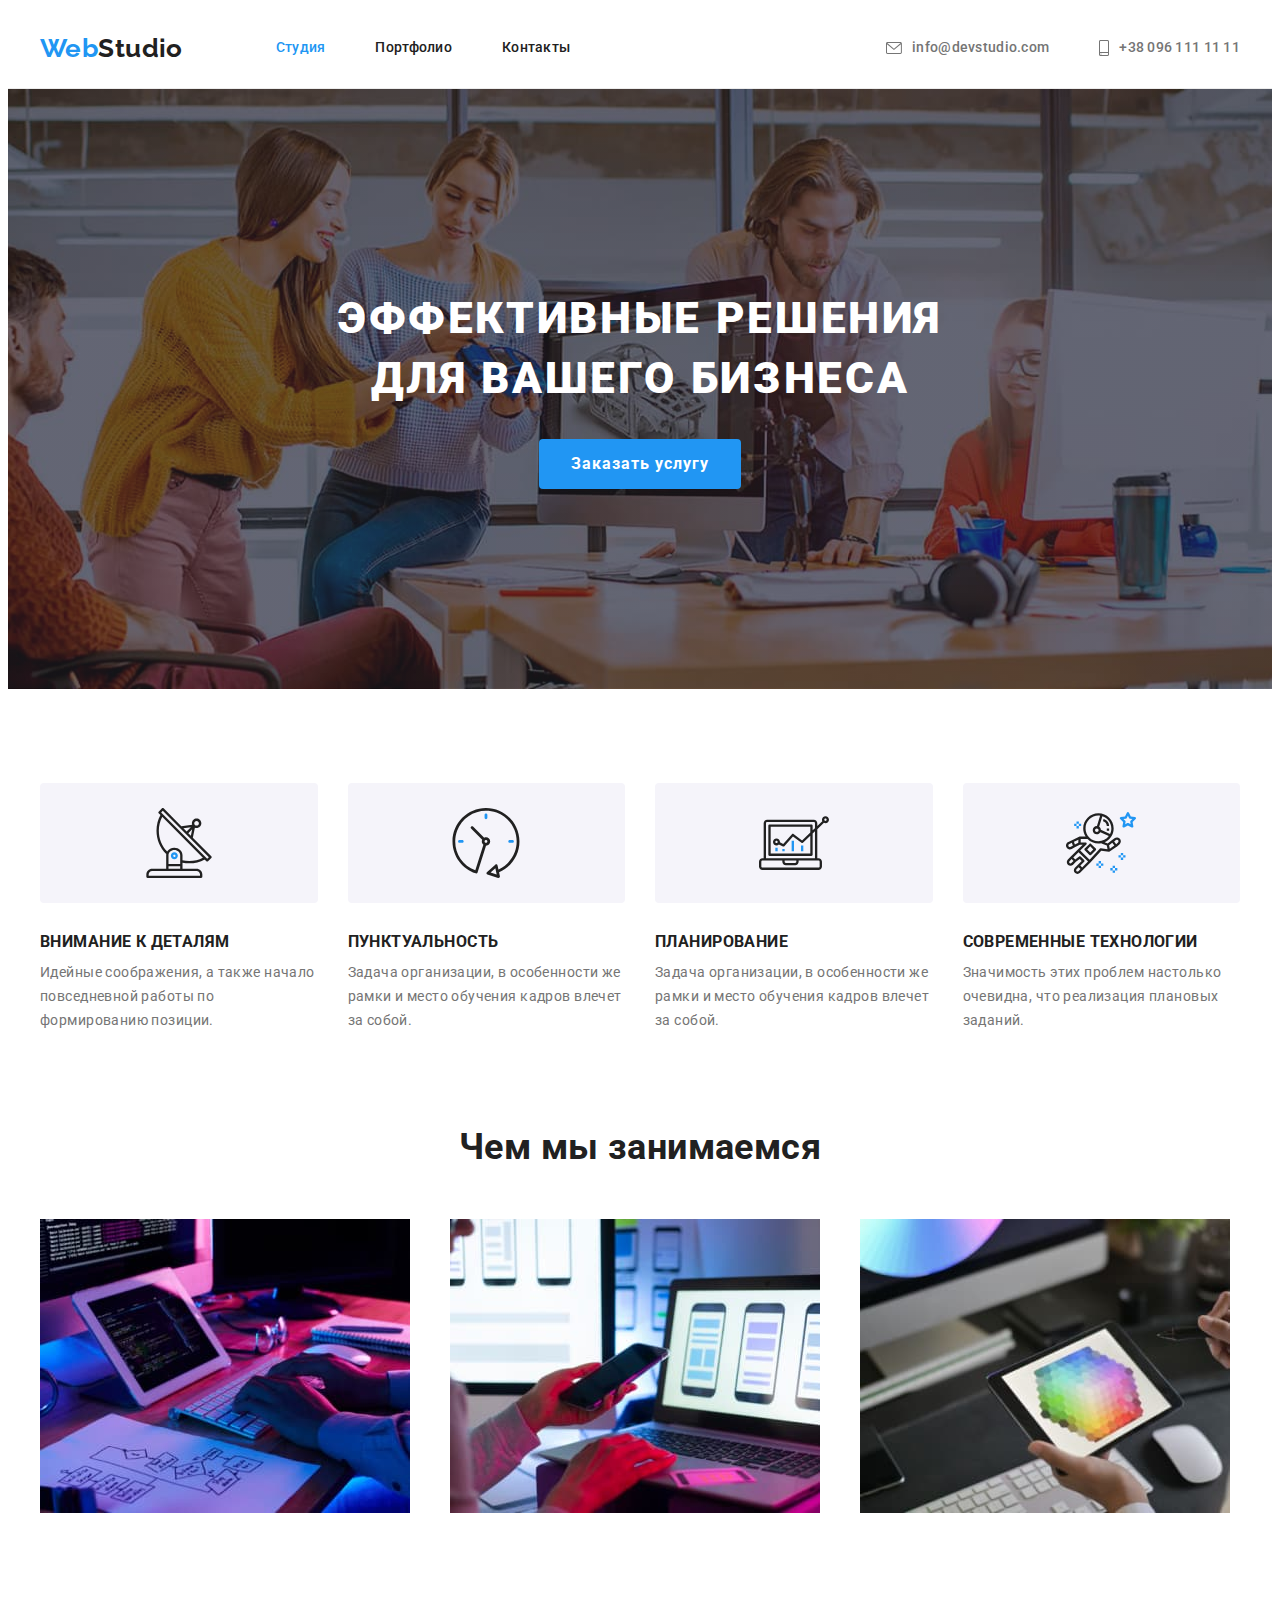
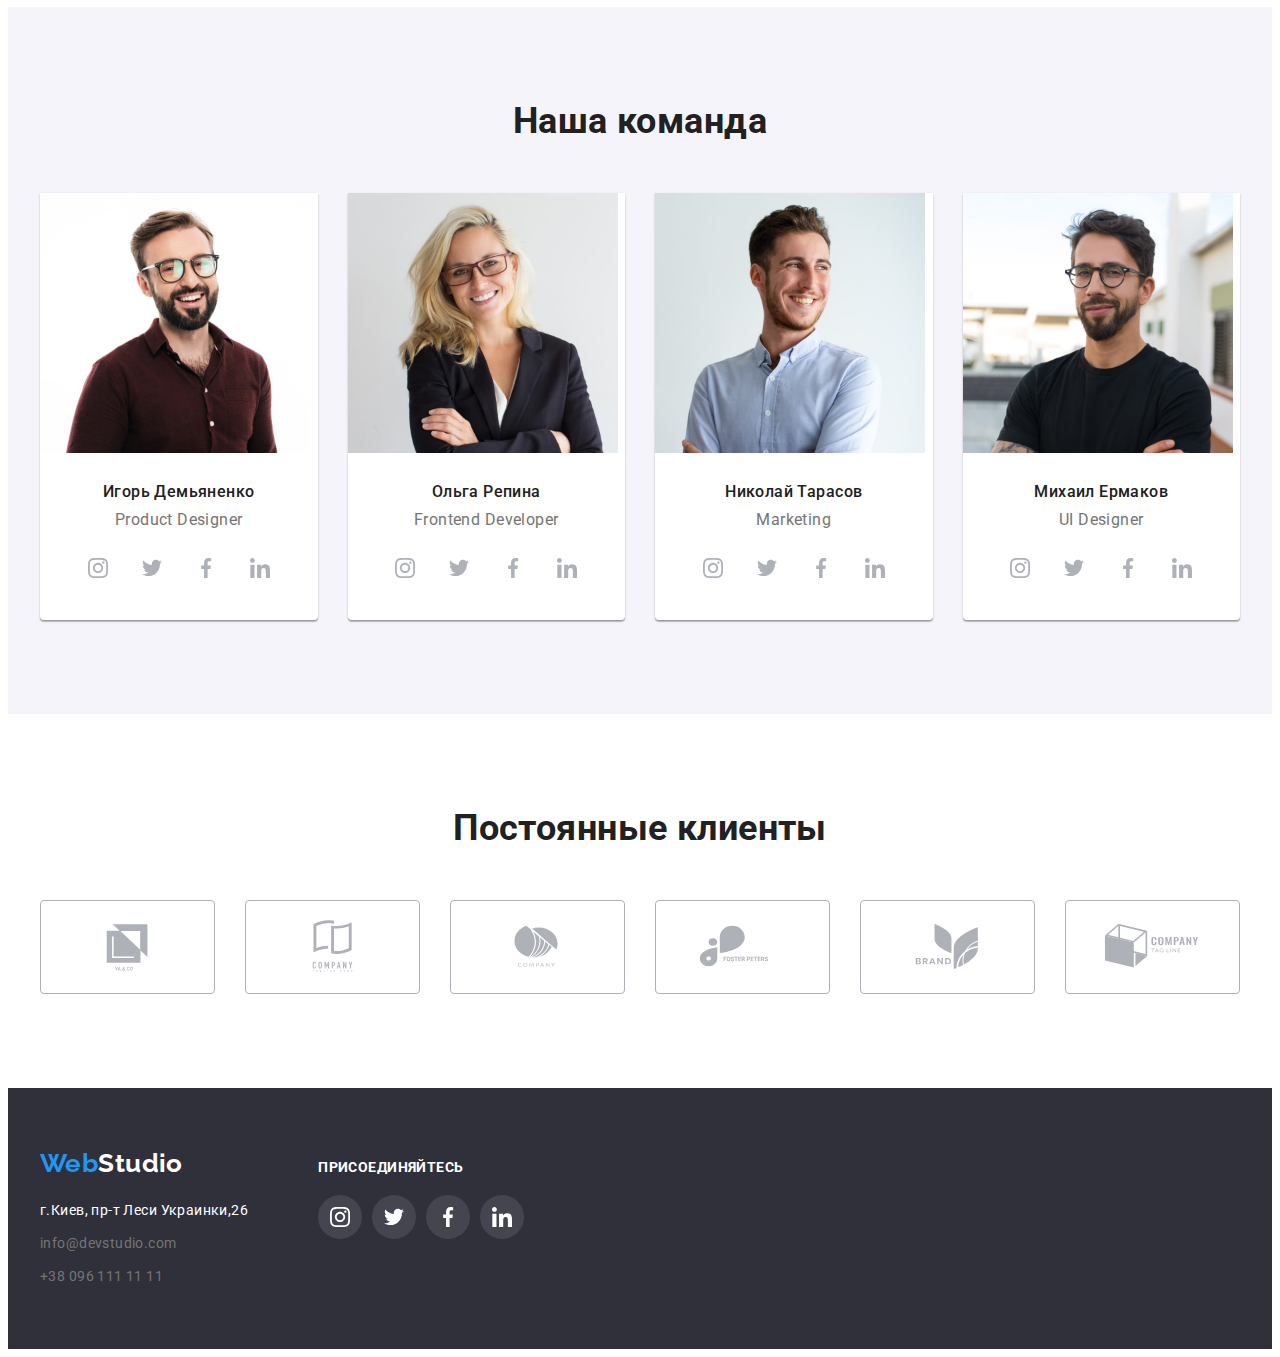
<file: index.html>
<!DOCTYPE html>
<html lang="ru">
  <head>
    <meta charset="UTF-8" />
    <meta http-equiv="X-UA-Compatible" content="IE=edge" />
    <meta name="viewport" content="width=device-width, initial-scale=1.0" />
    <title>WebStudio</title>
    <link rel="preconnect" href="https://fonts.googleapis.com">
    <link rel="preconnect" href="https://fonts.gstatic.com" crossorigin>
    <link href="https://fonts.googleapis.com/css2?family=Raleway:wght@700&family=Roboto:wght@400;500;700;900&display=swap" rel="stylesheet">
    <link rel="stylesheet"
    href="https://cdnjs.cloudflare.com/ajax/libs/modern-normalize/1.1.0/modern-normalize.min.css"
    integrity="sha512-wpPYUAdjBVSE4KJnH1VR1HeZfpl1ub8YT/NKx4PuQ5NmX2tKuGu6U/JRp5y+Y8XG2tV+wKQpNHVUX03MfMFn9Q=="
    crossorigin="anonymous"
    referrerpolicy="no-referrer"/>
    <link rel="stylesheet" href="./css/styles.css" />
  </head>
  <body>
    <header class="header">
      <div class="container header-container">
      <a class="link logo header-logo-margin" href="index.html">Web<span class="header-logo">Studio</span></a>
      <nav class="header-nav">
        <ul class="list header-list">
          <li class="header-item"><a class="link header-link current" href="index.html">Студия</a></li>
          <li class="header-item"><a class="link header-link" href="portfolio.html">Портфолио</a></li>
          <li class="header-item"><a class="link header-link" href="">Контакты</a></li>
        </ul>
      </nav>

      <ul class="list contact-list">

        <li class="contact-item">
        <a class="link header-link" href="mailto:info@devstudio.com">
          <svg class="header-icon" width="16" height="12">
            <use href="images/icons.svg#icon-envelope-hover"></use>
          </svg>info@devstudio.com
      </a>
        </li>

        <li class="contact-item">
          <a class="link header-link" href="tel:+380961111111">
            <svg class="header-icon" width="10" height="16">
              <use href="images/icons.svg#icon-smartphone"></use>
            </svg>+38 096 111 11 11
          </a>
        </li>


      </ul>
    </div>
    </header>
    <main class="main">
      <section class="service">
        <div class="container service-items">
        <h1 class="service-title">ЭФФЕКТИВНЫЕ РЕШЕНИЯ ДЛЯ ВАШЕГО БИЗНЕСА</h1>
          <button class="service-btn" type="button">Заказать услугу</button>
        </div>
      </section>
      <section class="advantage section">
        <div class="container advantage-items">
        <ul class="list advantage-list">
          <li class="advantage-item">
            <div class="advantage-icon">
              
                <svg width="70" height="70">
                  <use href="images/icons.svg#icon-antenna-1"></use>
                </svg>
            
            </div>
            <h3 class="advantage-title">Внимание к деталям</h3>
            <p class="advantage-dsc">
              Идейные соображения, а также начало повседневной работы по
              формированию позиции.
            </p>
          </li>
          <li class="advantage-item">
            <div class="advantage-icon">
              
                <svg width="70" height="70">
                  <use href="images/icons.svg#icon-clock-1"></use>
                </svg>
            
            </div>
            <h3 class="advantage-title">Пунктуальность</h3>
            <p class="advantage-dsc">
              Задача организации, в особенности же рамки и место обучения кадров
              влечет за собой.
            </p>
          </li>
          <li class="advantage-item">
            <div class="advantage-icon">
              
                <svg width="70" height="70">
                  <use href="images/icons.svg#icon-diagram-1"></use>
                </svg>
            
            </div>
            <h3 class="advantage-title">Планирование</h3>
            <p class="advantage-dsc">
              Задача организации, в особенности же рамки и место обучения кадров
              влечет за собой.
            </p>
          </li>
          <li class="advantage-item">
            <div class="advantage-icon">
              
                <svg width="70" height="70">
                  <use href="images/icons.svg#icon-astronaut-1"></use>
                </svg>
            
            </div>
            <h3 class="advantage-title">Современные технологии</h3>
            <p class="advantage-dsc">
              Значимость этих проблем настолько очевидна, что реализация
              плановых заданий.
            </p>
          </li>
        </ul>
      </div>
      </section>
      <section class="work">
        <div class="container work-items">
        <h2 class="main-title">Чем мы занимаемся</h2>
        <ul class="list work-list">
          <li class="work-item">
            <img src="images/work1.jpg" alt="Компьютер" width="370" height="294" />
          </li>
          <li class="work-item">
            <img src="images/work2.jpg" alt="Телефон" width="370" height="294" />
          </li>
          <li class="work-item">
            <img src="images/work3.jpg" alt="Планшет" width="370" height="294" />
          </li>
        </ul>
        </div>
      </section>
      <section class="team section">
        <div class="container team-items">
        <h2 class="main-title">Наша команда</h2>
        <ul class="list team-list">
          <li class="team-item">
              <img src="images/team1.jpg" width="270" height="260" alt="Игорь Демьяненко Product Designer"/>
              
                <h3 class="team-name">Игорь Демьяненко</h3>
                <p class="team-position">Product Designer</p>
              <ul class="list social-list">
                  <li class="social-item">
                    <a href="" target="_blank" rel="noreferrer noopener" class="social-link">
                      <svg class="social-link-icon" width="20" height="20">
                        <use href="images/icons.svg#icon-instagram-2"></use>
                      </svg>
                  </a>
                  </li>

                  <li class="social-item">
                    <a href="" target="_blank" rel="noreferrer noopener" class="social-link">
                      <svg class="social-link-icon" width="20" height="20">
                        <use href="images/icons.svg#icon-twitter-1"></use>
                      </svg>
                  </a>
                  </li>

                  <li class="social-item">
                    <a href="" target="_blank" rel="noreferrer noopener" class="social-link">
                      <svg class="social-link-icon" width="20" height="20">
                        <use href="images/icons.svg#icon-facebook-1"></use>
                      </svg>
                  </a>
                  </li>

                  <li class="social-item">
                    <a href="" target="_blank" rel="noreferrer noopener" class="social-link">
                      <svg class="social-link-icon" width="20" height="20">
                        <use href="images/icons.svg#icon-linkedin-1"></use>
                      </svg>
                  </a>
                  </li>

              </ul>
            
          </li>
          <li class="team-item">
              <img src="images/team2.jpg" width="270" height="260" alt="Ольга Репина Frontend Developer"/>
              
                <h3 class="team-name">Ольга Репина</h3>
                <p class="team-position">Frontend Developer</p>
                <ul class="list social-list">
                  <li class="social-item">
                    <a href="" target="_blank" rel="noreferrer noopener" class="social-link">
                      <svg class="social-link-icon" width="20" height="20">
                        <use href="images/icons.svg#icon-instagram-2"></use>
                      </svg>
                  </a>
                  </li>

                  <li class="social-item">
                    <a href="" target="_blank" rel="noreferrer noopener" class="social-link">
                      <svg class="social-link-icon" width="20" height="20">
                        <use href="images/icons.svg#icon-twitter-1"></use>
                      </svg>
                  </a>
                  </li>

                  <li class="social-item">
                    <a href="" target="_blank" rel="noreferrer noopener" class="social-link">
                      <svg class="social-link-icon" width="20" height="20">
                        <use href="images/icons.svg#icon-facebook-1"></use>
                      </svg>
                  </a>
                  </li>

                  <li class="social-item">
                    <a href="" target="_blank" rel="noreferrer noopener" class="social-link">
                      <svg class="social-link-icon" width="20" height="20">
                        <use href="images/icons.svg#icon-linkedin-1"></use>
                      </svg>
                  </a>
                  </li>

              </ul>
            
        </li>
          <li class="team-item">
              <img src="images/team3.jpg" width="270" height="260" alt="Николай Тарасов Marketing"/>
              
                <h3 class="team-name">Николай Тарасов</h3>
                <p class="team-position">Marketing</p>
                <ul class="list social-list">
                  <li class="social-item">
                    <a href="" target="_blank" rel="noreferrer noopener" class="social-link">
                      <svg class="social-link-icon" width="20" height="20">
                        <use href="images/icons.svg#icon-instagram-2"></use>
                      </svg>
                  </a>
                  </li>

                  <li class="social-item">
                    <a href="" target="_blank" rel="noreferrer noopener" class="social-link">
                      <svg class="social-link-icon" width="20" height="20">
                        <use href="images/icons.svg#icon-twitter-1"></use>
                      </svg>
                  </a>
                  </li>

                  <li class="social-item">
                    <a href="" target="_blank" rel="noreferrer noopener" class="social-link">
                      <svg class="social-link-icon" width="20" height="20">
                        <use href="images/icons.svg#icon-facebook-1"></use>
                      </svg>
                  </a>
                  </li>

                  <li class="social-item">
                    <a href="" target="_blank" rel="noreferrer noopener" class="social-link">
                      <svg class="social-link-icon" width="20" height="20">
                        <use href="images/icons.svg#icon-linkedin-1"></use>
                      </svg>
                  </a>
                  </li>

              </ul>
              
          </li>
          <li class="team-item">
              <img src="images/team4.jpg" width="270" height="260" alt="Михаил Ермаков UI Designer"/>

                <h3 class="team-name">Михаил Ермаков</h3>
                <p class="team-position">UI Designer</p>
                <ul class="list social-list">
                  <li class="social-item">
                    <a href="" target="_blank" rel="noreferrer noopener" class="social-link">
                      <svg class="social-link-icon" width="20" height="20">
                        <use href="images/icons.svg#icon-instagram-2"></use>
                      </svg>
                  </a>
                  </li>

                  <li class="social-item">
                    <a href="" target="_blank" rel="noreferrer noopener" class="social-link">
                      <svg class="social-link-icon" width="20" height="20">
                        <use href="images/icons.svg#icon-twitter-1"></use>
                      </svg>
                  </a>
                  </li>

                  <li class="social-item">
                    <a href="" target="_blank" rel="noreferrer noopener" class="social-link">
                      <svg class="social-link-icon" width="20" height="20">
                        <use href="images/icons.svg#icon-facebook-1"></use>
                      </svg>
                  </a>
                  </li>

                  <li class="social-item">
                    <a href="" target="_blank" rel="noreferrer noopener" class="social-link">
                      <svg class="social-link-icon" width="20" height="20">
                        <use href="images/icons.svg#icon-linkedin-1"></use>
                      </svg>
                  </a>
                  </li>

              </ul>
              
          </li>
        </ul>
      </div>
      </section>
      <section class="clients section">
        <div class="container">
        <h2 class="main-title">Постоянные клиенты</h2>
        <ul class="list clients-list">
          <li class="clients-item">
            <a href="" target="_blank" rel="noreferrer noopener" class="clients-link">
              <svg class="clients-link-icon" width="106" height="60">
                <use href="images/icons.svg#icon-Logo"></use>
              </svg>
          </a>
          </li>
          <li class="clients-item">
            <a href="" target="_blank" rel="noreferrer noopener" class="clients-link">
              <svg class="clients-link-icon" width="106" height="60">
                <use href="images/icons.svg#icon-Logo-1"></use>
              </svg>
          </a>
          </li>
          <li class="clients-item">
            <a href="" target="_blank" rel="noreferrer noopener" class="clients-link">
              <svg class="clients-link-icon" width="106" height="60">
                <use href="images/icons.svg#icon-Logo-2"></use>
              </svg>
          </a>
          </li>
          <li class="clients-item">
            <a href="" target="_blank" rel="noreferrer noopener" class="clients-link">
              <svg class="clients-link-icon" width="106" height="60">
                <use href="images/icons.svg#icon-Logo-3"></use>
              </svg>
          </a>
          </li>
          <li class="clients-item">
            <a href="" target="_blank" rel="noreferrer noopener" class="clients-link">
              <svg class="clients-link-icon" width="106" height="60">
                <use href="images/icons.svg#icon-Logo-4"></use>
              </svg>
          </a>
          </li>
          <li class="clients-item">
            <a href="" target="_blank" rel="noreferrer noopener" class="clients-link">
              <svg class="clients-link-icon" width="106" height="60">
                <use href="images/icons.svg#icon-Logo-5"></use>
              </svg>
          </a>
          </li>

        </ul>
      </div>
      </section>
    </main>
    <footer class="footer">
      <div class="container footer-wrap">
      <div class="footer-wrap-item">

        <a class="link logo footer-logo-margin" href="index.html">Web<span class="footer-logo">Studio</span>
      </a>
      <address class="footer-list">

      
      <ul class="list ">
        <li class="footer-item"><a class="link footer-address" href="https://goo.gl/maps/YbPivX2JFZGYq7XS9" target="_blank" rel="noreferrer noopener">г.Киев, пр-т Леси Украинки,26</a></li>
        <li class="footer-item"><a class="link footer-info" href="mailto:info@devstudio.com">info@devstudio.com</a></li>
        <li class="footer-item"><a class="link footer-info" href="tel:+380961111111">+38 096 111 11 11</a></li>
      </ul>

    </address>
  </div>
    <div class="footer-list footer-wrap-item">
    <h3 class="footer-txt">Присоединяйтесь</h3>
    <ul class="list social-list">
      <li class="social-item">
        <a href="" class="social-link footer-link" target="_blank" rel="noreferrer noopener">
          <svg class="social-link-icon footer-icon" width="20" height="20">
            <use href="images/icons.svg#icon-instagram-2"></use>
          </svg>
      </a>
      </li>

      <li class="social-item">
        <a href="" class="social-link footer-link" target="_blank" rel="noreferrer noopener">
          <svg class="social-link-icon footer-icon" width="20" height="20">
            <use href="images/icons.svg#icon-twitter-1"></use>
          </svg>
      </a>
      </li>

      <li class="social-item">
        <a href="" class="social-link footer-link" target="_blank" rel="noreferrer noopener">
          <svg class="social-link-icon footer-icon" width="20" height="20">
            <use href="images/icons.svg#icon-facebook-1"></use>
          </svg>
      </a>
      </li>

      <li class="social-item">
        <a href="" class="social-link footer-link" target="_blank" rel="noreferrer noopener">
          <svg class="social-link-icon footer-icon" width="20" height="20">
            <use href="images/icons.svg#icon-linkedin-1"></use>
          </svg>
      </a>
      </li>

  </ul>
  </div>
  </div>
    </footer>
  </body>
</html>
</file>
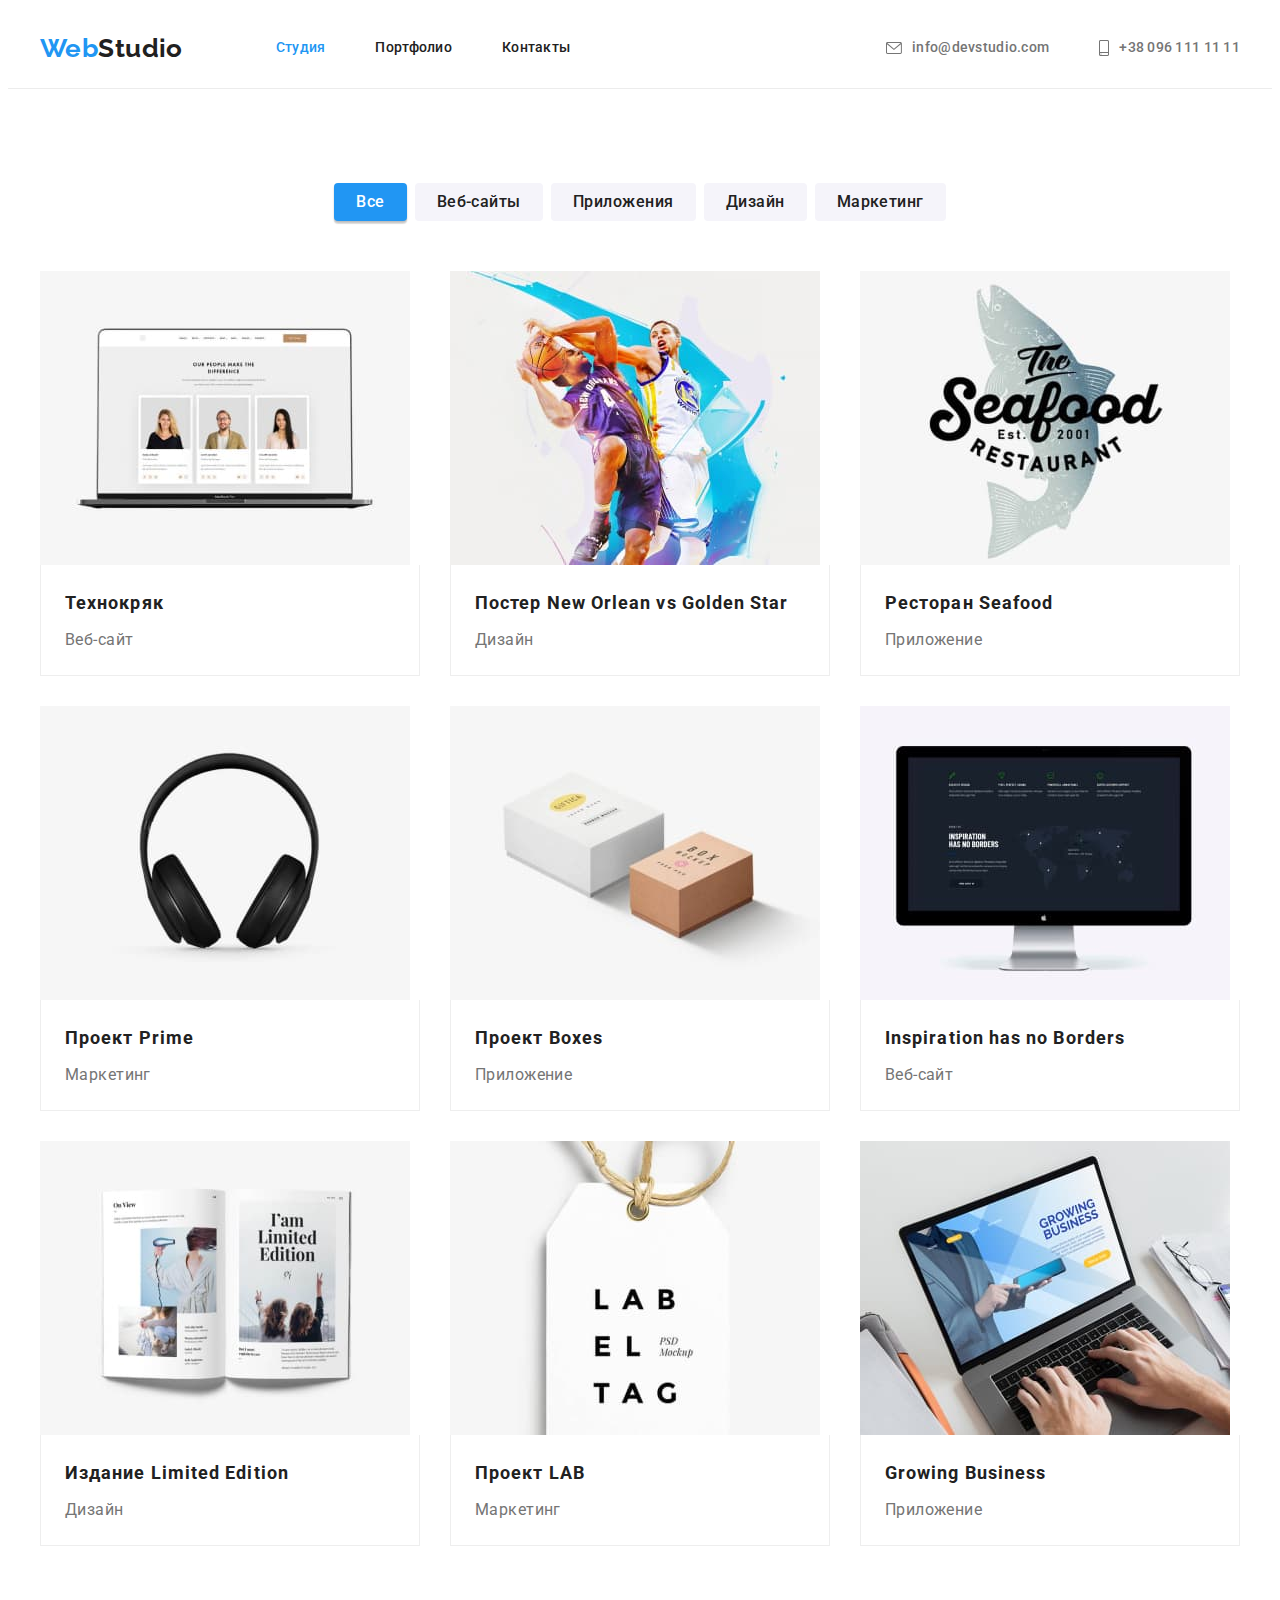
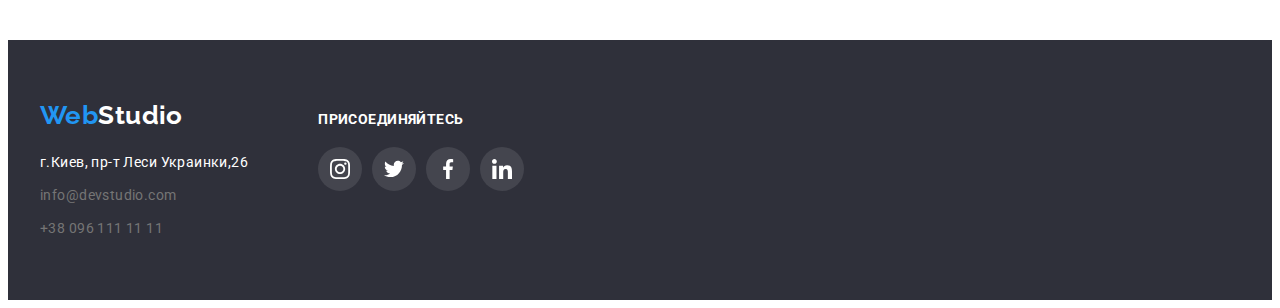
<file: portfolio.html>
<!DOCTYPE html>
<html lang="en">
    <head>
        <meta charset="UTF-8" />
        <meta http-equiv="X-UA-Compatible" content="IE=edge" />
        <meta name="viewport" content="width=device-width, initial-scale=1.0" />
        <title>WebStudio</title>
        <link rel="preconnect" href="https://fonts.googleapis.com">
        <link rel="preconnect" href="https://fonts.gstatic.com" crossorigin>
        <link href="https://fonts.googleapis.com/css2?family=Raleway:wght@700&family=Roboto:wght@400;500;700;900&display=swap" rel="stylesheet">
        <link rel="stylesheet"
        href="https://cdnjs.cloudflare.com/ajax/libs/modern-normalize/1.1.0/modern-normalize.min.css"
        integrity="sha512-wpPYUAdjBVSE4KJnH1VR1HeZfpl1ub8YT/NKx4PuQ5NmX2tKuGu6U/JRp5y+Y8XG2tV+wKQpNHVUX03MfMFn9Q=="
        crossorigin="anonymous"
        referrerpolicy="no-referrer"/>
        <link rel="stylesheet" href="./css/styles.css" />
    
      </head>
<body>
    <header class="header">
        <div class="container header-container">
        <a class="link logo header-logo-margin" href="index.html">Web<span class="header-logo">Studio</span></a>
        <nav class="header-nav">
          <ul class="list header-list">
            <li class="header-item"><a class="link header-link current" href="index.html">Студия</a></li>
            <li class="header-item"><a class="link header-link" href="portfolio.html">Портфолио</a></li>
            <li class="header-item"><a class="link header-link" href="">Контакты</a></li>
          </ul>
        </nav>
  
        <ul class="list contact-list">
  
          <li class="contact-item">
          <a class="link header-link" href="mailto:info@devstudio.com">
            <svg class="header-icon" width="16" height="12">
              <use href="images/icons.svg#icon-envelope-hover"></use>
            </svg>info@devstudio.com
        </a>
          </li>
  
          <li class="contact-item">
            <a class="link header-link" href="tel:+380961111111">
              <svg class="header-icon" width="10" height="16">
                <use href="images/icons.svg#icon-smartphone"></use>
              </svg>+38 096 111 11 11
            </a>
          </li>
  
  
        </ul>
      </div>
      </header>

<main>
    <section class="section">
        <div class="container">
        <h1 class="portfolio-title">Наши работы,портфолио,примеры работ</h1>
        <ul class="list filters-list">
            <li class="filters-item"><button type="button" class="filters-btn current-filter">Все</button></li>
            <li class="filters-item"><button type="button" class="filters-btn">Веб-сайты</button></li>
            <li class="filters-item"><button type="button" class="filters-btn">Приложения</button></li>
            <li class="filters-item"><button type="button" class="filters-btn">Дизайн</button></li>
            <li class="filters-item"><button type="button" class="filters-btn">Маркетинг</button></li>
        </ul>

        <ul class="list example-list">
            <li class="example-item">
                <a class="link example-link" href="" target="_blank" rel="noreferrer noopener">
                <img src="./images/portfolio/img1.jpg" width="370" height="294"  alt="Веб-сайт">
                <div class="border">
                <h2 class="example-name">Технокряк</h2>
                <p class="example-type">Веб-сайт</p>
                </div>
                </a>
            </li>

            <li class="example-item">
                <a class="link example-link" href="" target="_blank" rel="noreferrer noopener">
                <img src="./images/portfolio/img2.jpg" width="370" height="294"  alt="Дизайн">
                <div class="border">
                <h2 class="example-name">Постер New Orlean vs Golden Star</h2>
                <p class="example-type">Дизайн</p>
                </div>
                </a>
            </li>

            <li class="example-item">
                <a class="link example-link" href="" target="_blank" rel="noreferrer noopener">
                <img src="./images/portfolio/img3.jpg" width="370" height="294"  alt="Приложение">
                <div class="border">
                <h2 class="example-name">Ресторан Seafood</h2>
                <p class="example-type">Приложение</p>
                </div>
                </a>
            </li>

            <li class="example-item">
                <a class="link example-link" href="" target="_blank" rel="noreferrer noopener">
                <img src="./images/portfolio/img4.jpg" width="370" height="294"  alt="Проект">
                <div class="border">
                <h2 class="example-name">Проект Prime</h2>
                <p class="example-type">Маркетинг</p>
                </div>
            </a>
            </li>

            <li class="example-item">
                <a class="link example-link" href="" target="_blank" rel="noreferrer noopener">
                <img src="./images/portfolio/img5.jpg" width="370" height="294" alt="Приложение">
                <div class="border">
                <h2 class="example-name">Проект Boxes</h2>
                <p class="example-type">Приложение</p>
                </div>
            </a>
            </li>

            <li class="example-item">
                <a class="link example-link" href="" target="_blank" rel="noreferrer noopener">
                <img src="./images/portfolio/img6.jpg" width="370" height="294" alt="Веб-сайт">
                <div class="border">
                <h2 class="example-name">Inspiration has no Borders</h2>
                <p class="example-type">Веб-сайт</p>
                </div>
            </a>
            </li>

            <li class="example-item">
                <a class="link example-link" href="" target="_blank" rel="noreferrer noopener">
                <img src="./images/portfolio/img7.jpg" width="370" height="294"  alt="Дизайн">
                <div class="border">
                <h2 class="example-name">Издание Limited Edition</h2>
                <p class="example-type">Дизайн</p>
                </div>
            </a>
            </li>

            <li class="example-item">
                <a class="link example-link " href="" target="_blank" rel="noreferrer noopener">
                <img src="./images/portfolio/img8.jpg" width="370" height="294"  alt="Маркетинг">
                <div class="border">
                <h2 class="example-name">Проект LAB</h2>
                <p class="example-type">Маркетинг</p>
                </div>
            </a>
            </li>

            <li class="example-item">
                <a class="link example-link" href="" target="_blank" rel="noreferrer noopener">
                <img src="./images/portfolio/img9.jpg" width="370" height="294"  alt="Приложение">
                <div class="border">
                <h2 class="example-name">Growing Business</h2>
                <p class="example-type">Приложение</p>
                </div>
            </a>
            </li>
        </ul>
    </div>
    </section>
</main>

<footer class="footer">
    <div class="container footer-wrap">
    <div class="footer-wrap-item">

      <a class="link logo footer-logo-margin" href="index.html">Web<span class="footer-logo">Studio</span>
    </a>
    <address class="footer-list">

    
    <ul class="list ">
      <li class="footer-item"><a class="link footer-address" href="https://goo.gl/maps/YbPivX2JFZGYq7XS9" target="_blank" rel="noreferrer noopener">г.Киев, пр-т Леси Украинки,26</a></li>
      <li class="footer-item"><a class="link footer-info" href="mailto:info@devstudio.com">info@devstudio.com</a></li>
      <li class="footer-item"><a class="link footer-info" href="tel:+380961111111">+38 096 111 11 11</a></li>
    </ul>

  </address>
</div>
  <div class="footer-list footer-wrap-item">
  <h3 class="footer-txt">Присоединяйтесь</h3>
  <ul class="list social-list">
    <li class="social-item">
      <a href="" class="social-link footer-link" target="_blank" rel="noreferrer noopener">
        <svg class="social-link-icon footer-icon" width="20" height="20">
          <use href="images/icons.svg#icon-instagram-2"></use>
        </svg>
    </a>
    </li>

    <li class="social-item">
      <a href="" class="social-link footer-link" target="_blank" rel="noreferrer noopener">
        <svg class="social-link-icon footer-icon" width="20" height="20">
          <use href="images/icons.svg#icon-twitter-1"></use>
        </svg>
    </a>
    </li>

    <li class="social-item">
      <a href="" class="social-link footer-link" target="_blank" rel="noreferrer noopener">
        <svg class="social-link-icon footer-icon" width="20" height="20">
          <use href="images/icons.svg#icon-facebook-1"></use>
        </svg>
    </a>
    </li>

    <li class="social-item">
      <a href="" class="social-link footer-link" target="_blank" rel="noreferrer noopener">
        <svg class="social-link-icon footer-icon" width="20" height="20">
          <use href="images/icons.svg#icon-linkedin-1"></use>
        </svg>
    </a>
    </li>

</ul>
</div>
</div>
  </footer>
</body>
</html>
</file>
<file: css/styles.css>
:root {
--first-color:  #212121;
--second-color: #757575;
--third-color:  #ffffff;
--accent-color: #2196F3;
--btn-hover-color: #188CE8;
--bkground-color-one: #2F303A;
--bkground-color-two: #F5F4FA;
--header-line-color: #ECECEC;
--icons-color: #AFB1B8;
--footer-icon-bg: rgba(255, 255, 255, 0.1);
--box-shadow: 0px 1px 3px rgba(0, 0, 0, 0.12), 0px 1px 1px rgba(0, 0, 0, 0.14), 0px 2px 1px rgba(0, 0, 0, 0.2);
--border-line-color: #EEEEEE;
--hover-button: 0px 3px 1px rgba(0, 0, 0, 0.1), 0px 1px 2px rgba(0, 0, 0, 0.08), 0px 2px 2px rgba(0, 0, 0, 0.12);
--portfolio-item-shadow: 0px 1px 1px rgba(0, 0, 0, 0.12), 0px 4px 4px rgba(0, 0, 0, 0.06), 1px 4px 6px rgba(0, 0, 0, 0.16);
--gradient-service: rgba(47, 48, 58, 0.4);
}

p,h1,h2,h3,h4,h5,h6 {
  margin: 0;
}

ul {
  margin: 0;
  padding-left: 0;
}

body {
font-family: 'Roboto', sans-serif;
font-size: 14px;
line-height: 1.71;
letter-spacing: 0.03em;
color: var(--second-color);
}

address{
  font-style: inherit;
}

img {
  display: block;
}

.list {
  list-style: none;
}

.link {
  text-decoration: none;
  color: inherit;
}

.container {
  width: 1200px;
  padding-left: 15px;
  padding-right: 15px;
  margin: 0 auto;
}

.section {
  padding-top: 94px;
  padding-bottom: 94px;
}
/*------------------------LOGO-----------------------------*/
.logo{
font-family: 'Raleway', sans-serif;
font-weight: 700;
font-size: 26px;
line-height: 1.19;
color: var(--accent-color);
display: flex;
}

.header-logo-margin {
  margin-right: 93px;
}

.header-item:not(:last-child) {
  margin-right: 50px;
}

.header-logo{
  color: var(--first-color);
}

.footer-logo {
  color: var(--third-color);
}

/*--------------------------------------------------END LOGO---------------------------------------------------*/


/*----------------------HEADER-----------------------------*/
.header{
  border-bottom: 1px solid var(--header-line-color);
}

.header-container {
  display: flex;
  align-items: center;
}

.header-list {
  color: var(--first-color);
  display: flex;
  
}

.header-link{
font-weight: 500;
line-height: 1.14;
letter-spacing: 0.02em;
padding-top: 32px;
padding-bottom: 32px;
display: block;
display: flex;
align-items: center;
}

.header-icon {
  fill: currentColor;
  margin-right: 10px;
}

.header-link:hover,
.header-link:focus,
.current
{
  color: var(--accent-color);
}


.contact-list {
  display: flex;
  margin-left: auto;
}

.contact-item:not(:last-child) {
  margin-right: 50px;
}
/*------------------------MAIN----------------------*/
.service {
  background-color: var(--bkground-color-one);
  background-image: linear-gradient(
    var(--gradient-service),
    var(--gradient-service)),
  url(../images/servicebg.jpg);
  background-repeat: no-repeat;
  background-size: cover, 1600px auto;
  background-position: center;
  padding-top: 200px;
  padding-bottom: 200px;
}

.service-items {
  display: flex;
  flex-direction: column;
  align-items: center;
}

.service-title {
font-weight: 900;
font-size: 44px;
line-height: 1.36;
text-align: center;
letter-spacing: 0.06em;
text-transform: uppercase;
color: var(--third-color);
margin-bottom: 30px;
max-width: 696px;
}

.service-btn {
font-family: inherit; 
font-weight: 700;
font-size: 16px;
line-height: 1.87;
letter-spacing: 0.06em;
text-align: center;
color: var(--third-color);
background-color: var(--accent-color);
cursor: pointer;
padding: 10px 32px;
border: none;
border-radius: 4px;
}

.service-btn:hover,
.service-btn:focus {
  background-color: var(--btn-hover-color);
}

.advantage-list{
  display: flex;
  flex-wrap: wrap;
  margin-left: -30px;
  margin-top: -30px;
}

.advantage-item {
  flex-basis: calc(100%/4 - 30px);
  margin-left: 30px;
  margin-top: 30px;
}

.advantage-icon {
  height: 120px;
  background-color: var(--bkground-color-two);
  border-radius: 4px;
  margin-bottom: 30px;
  display: flex;
  align-items: center;
  justify-content: center;
}

.advantage-title {
  font-weight: 700;
  line-height: 1.14;
  text-transform: uppercase;
  color: var(--first-color);
  margin-bottom: 10px;
}

.main-title {
font-weight: 700;
font-size: 36px;
line-height: 1.16;
text-align: center;
color: var(--first-color);
margin-bottom: 50px;
}

.work {
  padding-bottom: 94px;
}

.work-list {
  display: flex;
  flex-wrap: wrap;
  margin-left: -30px;
  margin-top: -30px;
}

.work-item {
  flex-basis: calc(100%/3 - 30px);
  margin-left: 30px;
  margin-top: 30px;
}

.team {
  background-color: var(--bkground-color-two);
}

.team-list {
  display: flex;
  flex-wrap: wrap;
  margin-left: -30px;
  margin-top: -30px;
}

.team-item {
  background-color: var(--third-color);
  border-bottom-left-radius: 4px ;
  border-bottom-right-radius: 4px;
  box-shadow: var(--box-shadow);
  padding-bottom: 30px;
  flex-basis: calc(100%/4 - 30px);
  margin-left: 30px;
  margin-top: 30px;
}
.team-name,
.team-position{
font-size: 16px;
line-height: 1.18;
text-align: center;
}

.team-name{
font-weight: 500;
color: var(--first-color);
margin-top: 30px;
margin-bottom: 10px;
}

.team-position {
  margin-bottom: 16px;
}

.social-list {
  display: flex;
  justify-content: center;
  flex-wrap: wrap;
  margin-left: -10px;
  margin-top: -10px;
}

.social-item {
  margin-top: 10px;
  margin-left: 10px;
}

.social-item + .social-item {
  margin-left: 10px;
}

.social-link {
width: 44px;
height: 44px;
display: flex;
justify-content: center;
align-items: center;
border-radius: 50%;
color: var(--icons-color);
}

.social-link-icon {
  fill: currentColor;
}

.social-link:hover,
.social-link:focus {
  background-color: var(--accent-color);
  color: var(--third-color);
}

.clients-list {
  display: flex;
  flex-wrap: wrap;
  margin-top: -30px;
  margin-left: -30px;
  align-items: center;
  justify-content: center;
}

.clients-item {
  flex-basis: calc(100%/6 - 30px);
  margin-top: 30px;
  margin-left: 30px;
}

.clients-link {
  height: 92px;
  border: 1px solid var(--icons-color);
  border-radius: 4px;
  display: flex;
  align-items: center;
  justify-content: center;
  color: var(--icons-color);
}

.clients-link-icon {
  fill: currentColor;
}

.clients-link:hover,
.clients-link:focus{
  border-color: var(--accent-color);
  color: var(--accent-color);
}



/*------------------------------------Footer-------------------------------------------*/
.footer {
  background-color: var(--bkground-color-one);
  padding-top: 60px;
  padding-bottom: 60px;
}

.footer-info:hover,
.footer-info:focus,
.footer-address {
  color: var(--third-color);
}

.footer-logo-margin {
  margin-bottom: 20px;
}

.footer-wrap-item {
  display: flex;
  flex-direction: column;
}

.footer-wrap-item:not(:last-child) {
  margin-right: 70px;
}

.footer-item:not(:last-child){
  margin-bottom: 9px;
}

.footer-wrap {
  display: flex;
  flex-wrap: wrap;
  align-items: baseline;
}

.footer-txt {
font-size: 14px;
line-height: 16px;
text-transform: uppercase;
color: var(--third-color);
margin-bottom: 20px;
}

.footer-link {
background-color: var(--footer-icon-bg);
color: var(--third-color)
}

/*--------------------Portfolio------------------------------*/
.portfolio-title {
  position: absolute;
  width: 1px;
  height: 1px;
  margin: -1px;
  padding: 0;
  overflow: hidden;
  border: 0;
  clip: rect(0 0 0 0)
}

.filters-list {
  display: flex;
  justify-content: center;
  margin-bottom: 50px
}
.filters-item:not(:last-child) {
  margin-right: 8px;
}

.filters-btn {
font-family: inherit;
font-weight: 500;
font-size: 16px;
line-height: 1.62;
text-align: center;
letter-spacing: 0.03em;
color: var(--first-color);
background-color: var(--bkground-color-two);
cursor: pointer;
border-radius: 4px;
border: none;
padding-left: 22px;
padding-right: 22px;
min-height: 38px;
}

.filters-btn:hover,
.filters-btn:focus,
.current-filter{
  color: var(--third-color);
  background-color: var(--accent-color);
  box-shadow: var(--hover-button);
}

.example-list {
  padding: 0;
  margin: 0;
  list-style: none;
  display: flex;
  flex-wrap: wrap;
  margin-left: -30px;
  margin-top:-30px ;
}

.example-item {
  flex-basis: calc(100% / 3 - 30px);
  margin-left: 30px;
  margin-top: 30px;
}

.example-link {
  display: flex;
  flex-direction: column;
}

.example-link:hover,
.example-link:focus {
  box-shadow: var(--portfolio-item-shadow);
}


.border {
  border-left: 1px solid var(--border-line-color);
  border-right: 1px solid var(--border-line-color);
  border-bottom: 1px solid var(--border-line-color);
  padding: 20px 24px;
}

.example-name {
font-weight: 700;
font-size: 18px;
line-height: 2;
letter-spacing: 0.06em;
color:var(--first-color);
margin-bottom: 4px;
}

.example-type {
font-size: 16px;
line-height: 1.87;
}
</file>
